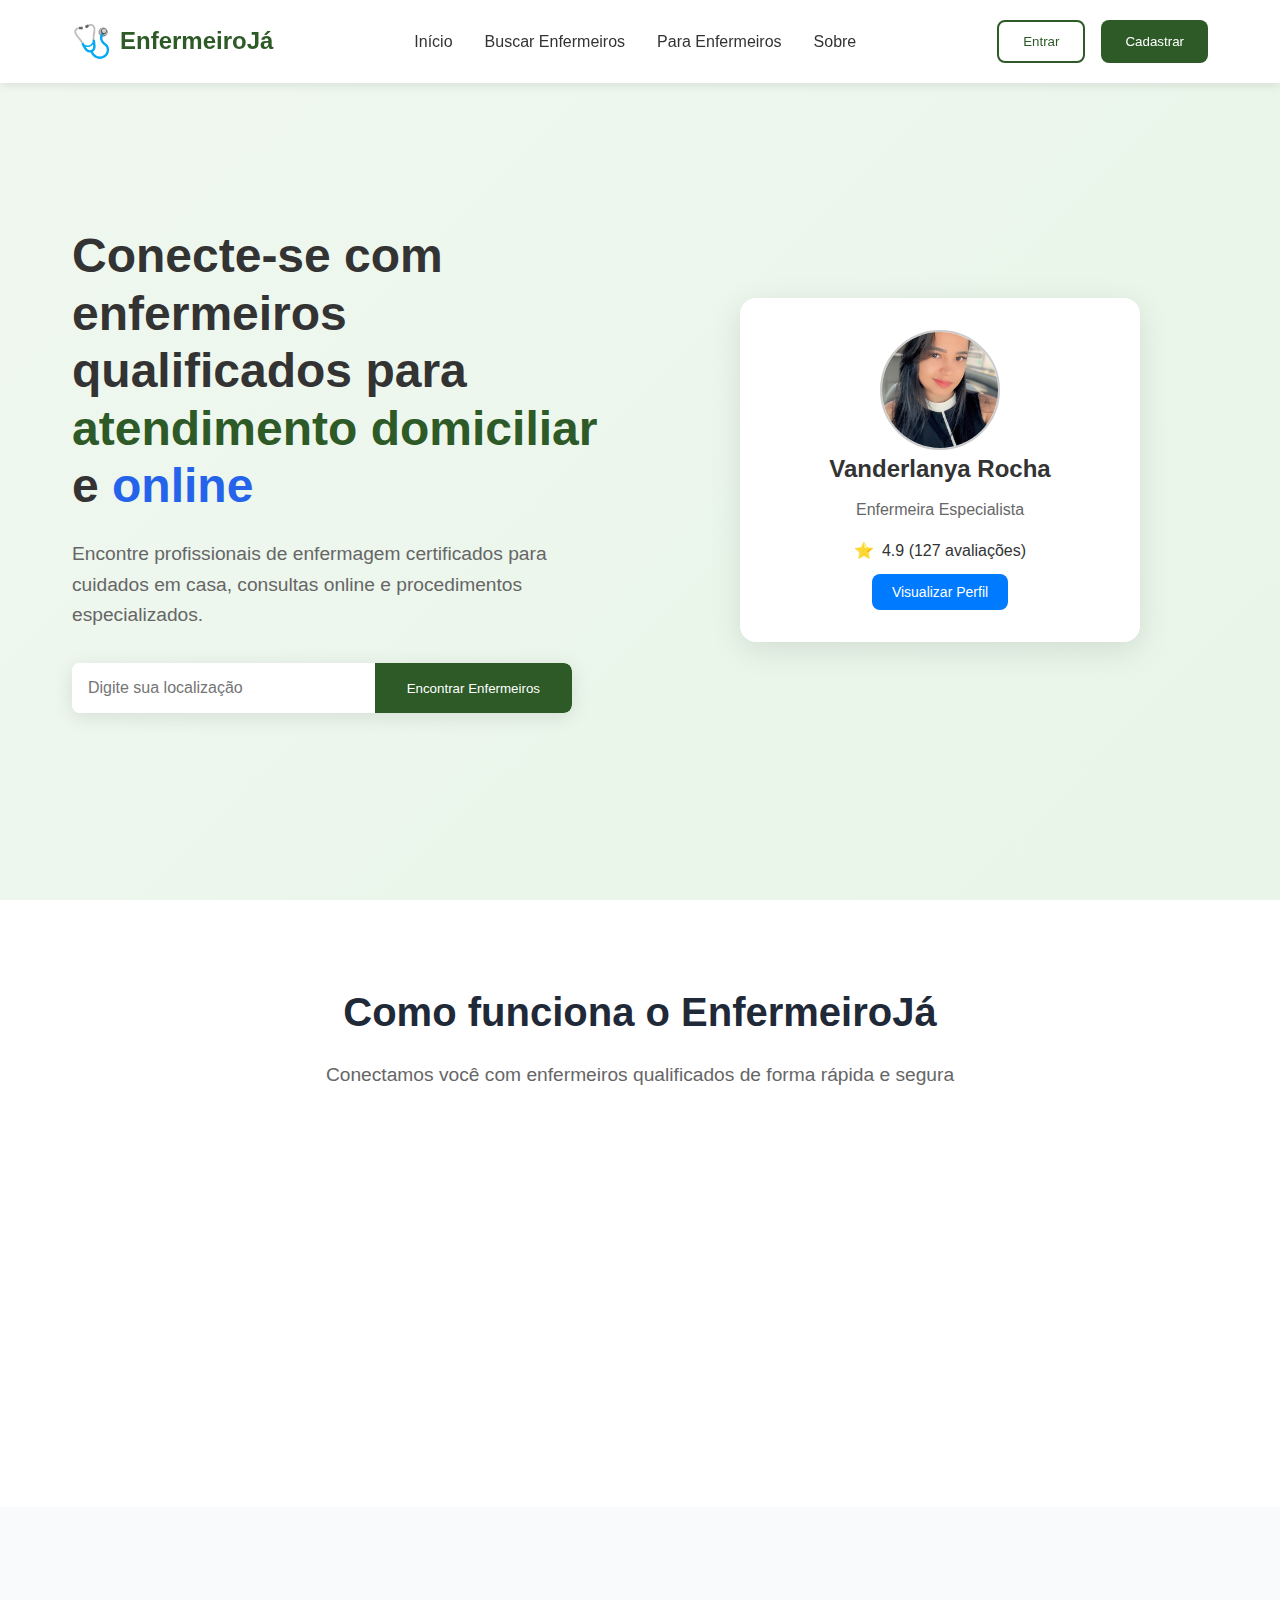
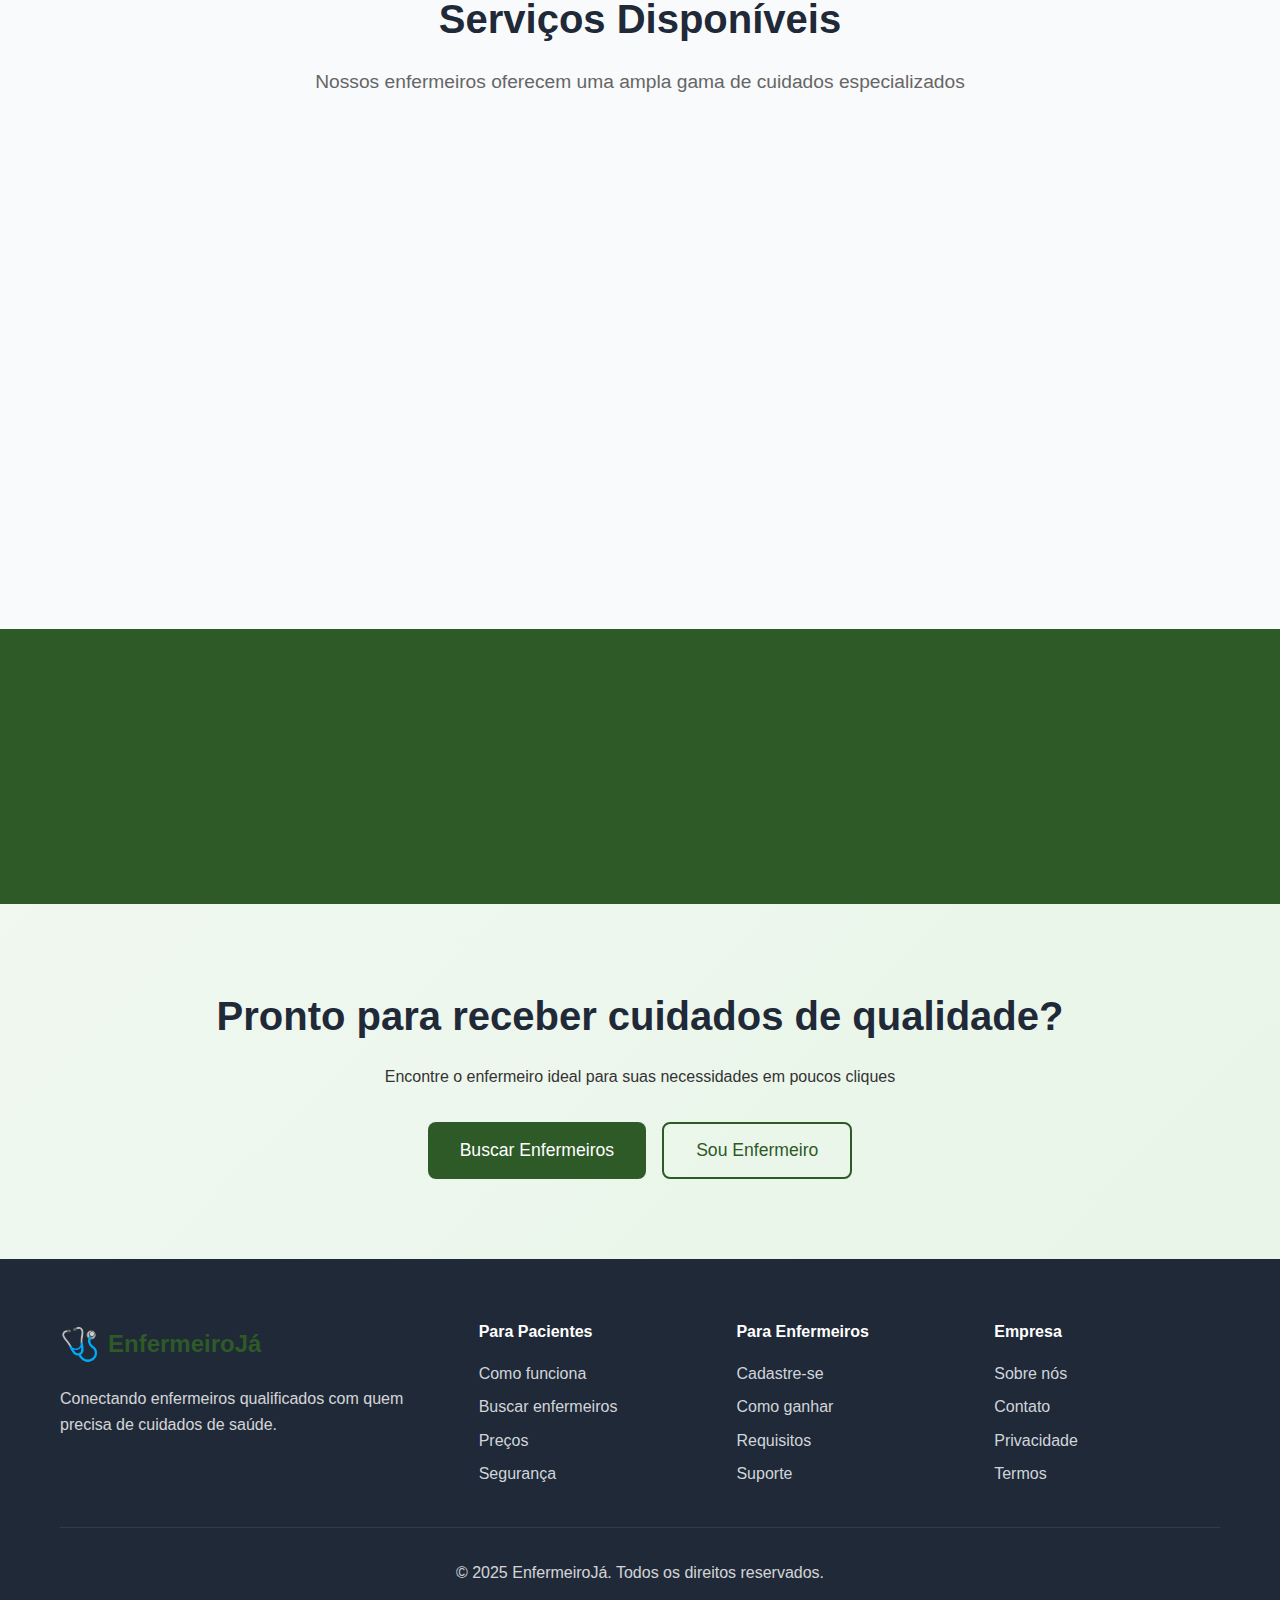
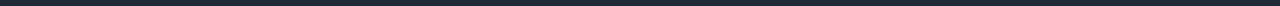
<file: index.html>
<!DOCTYPE html>
<html lang="pt-BR">
<head>
    <meta charset="UTF-8">
    <meta name="viewport" content="width=device-width, initial-scale=1.0">
    <title>EnfermeiroJá - Conectando Enfermeiros e Pacientes</title>
    <link rel="stylesheet" href="styles.css">
</head>
<script>
  document.addEventListener('DOMContentLoaded', function () {
    document.body.classList.add('fade-in');
  });
</script>

<body>
    <!-- Header -->
    <header class="header">
        <nav class="navbar">
            <div class="nav-brand">
                <div class="logo">
                    <span class="logo-icon">🩺</span>
                    <span class="logo-text">EnfermeiroJá</span>
                </div>
            </div>
            <div class="nav-menu">
                <a href="#inicio" class="nav-link">Início</a>
                <a href="enfermeiros.html" class="nav-link">Buscar Enfermeiros</a>
                <a href="#enfermeiros" class="nav-link">Para Enfermeiros</a>
                <a href="#sobre" class="nav-link">Sobre</a>
            </div>
            <div class="nav-buttons">
                <button class="btn btn-outline">Entrar</button>
                <button class="btn btn-primary">Cadastrar</button>
            </div>
        </nav>
    </header>

    <!-- Hero Section -->
    <section id="inicio" class="hero">
        <div class="hero-content">
            <div class="hero-text">
                <h1>Conecte-se com enfermeiros qualificados para <span class="highlight-green">atendimento domiciliar</span> e <span class="highlight-blue">online</span></h1>
                <p>Encontre profissionais de enfermagem certificados para cuidados em casa, consultas online e procedimentos especializados.</p>
                
                <div class="search-box">
                    <input type="text" placeholder="Digite sua localização" class="search-input">
                    <button class="btn btn-search">Encontrar Enfermeiros</button>
                </div>
            </div>
            <div class="hero-image">
    <div class="nurse-card">
        <div class="nurse-photo">
            <img src="Fotos/van.png" alt="Foto da Enfermeira Vanderlanya Rocha">
        </div>
        <h3>Vanderlanya Rocha</h3>
        <p>Enfermeira Especialista</p>
        <div class="rating">
            <span class="star">⭐</span>
            <span>4.9 (127 avaliações)</span>
        </div>
        <button class="profile-button">Visualizar Perfil</button>
    </div>
    
</div>

        </div>
    </section>

    <!-- Como Funciona -->
    <section class="how-it-works">
        <div class="container">
            <h2>Como funciona o EnfermeiroJá</h2>
            <p class="section-subtitle">Conectamos você com enfermeiros qualificados de forma rápida e segura</p>
            
            <div class="features-grid">
                <div class="feature-card">
                    <div class="feature-icon">🏠</div>
                    <h3>Visitas Domiciliares</h3>
                    <p>Enfermeiros vão até sua casa para realizar procedimentos e cuidados necessários</p>
                </div>
                <div class="feature-card">
                    <div class="feature-icon">📹</div>
                    <h3>Consultas Online</h3>
                    <p>Orientações e acompanhamento através de videochamadas seguras</p>
                </div>
                <div class="feature-card">
                    <div class="feature-icon">🕐</div>
                    <h3>Suporte 24h</h3>
                    <p>Atendimento disponível todos os dias, incluindo finais de semana e feriados</p>
                </div>
            </div>
        </div>
    </section>

    <!-- Serviços -->
    <section id="servicos" class="services">
        <div class="container">
            <h2>Serviços Disponíveis</h2>
            <p class="section-subtitle">Nossos enfermeiros oferecem uma ampla gama de cuidados especializados</p>
            
            <div class="services-grid">
                <div class="service-card">
                    <div class="service-icon">🩺</div>
                    <h3>Avaliação Geral</h3>
                    <p>Exame físico e sinais vitais</p>
                </div>
                <div class="service-card">
                    <div class="service-icon">💊</div>
                    <h3>Medicamentos</h3>
                    <p>Administração e controle</p>
                </div>
                <div class="service-card">
                    <div class="service-icon">🩹</div>
                    <h3>Curativos</h3>
                    <p>Simples e complexos</p>
                </div>
                <div class="service-card">
                    <div class="service-icon">🛏️</div>
                    <h3>Cuidados Acamados</h3>
                    <p>Higiene e mobilização</p>
                </div>
                <div class="service-card">
                    <div class="service-icon">🧪</div>
                    <h3>Coleta de Exames</h3>
                    <p>Sangue, urina e outros</p>
                </div>
                <div class="service-card">
                    <div class="service-icon">👶</div>
                    <h3>Materno-Infantil</h3>
                    <p>Pré-natal e puericultura</p>
                </div>
                <div class="service-card">
                    <div class="service-icon">🤲</div>
                    <h3>Cuidados Paliativos</h3>
                    <p>Conforto e humanização</p>
                </div>
                <div class="service-card">
                    <div class="service-icon">📋</div>
                    <h3>Documentação</h3>
                    <p>Prontuários e registros</p>
                </div>
            </div>
        </div>
    </section>

    <!-- Estatísticas -->
    <section class="stats">
        <div class="container">
            <div class="stats-grid">
                <div class="stat-item">
                    <h3>500+</h3>
                    <p>Enfermeiros</p>
                </div>
                <div class="stat-item">
                    <h3>10.000+</h3>
                    <p>Pacientes</p>
                </div>
                <div class="stat-item">
                    <h3>4.9</h3>
                    <p>Avaliação</p>
                </div>
                <div class="stat-item">
                    <h3>24/7</h3>
                    <p>Disponível</p>
                </div>
            </div>
        </div>
    </section>

    <!-- CTA Section -->
    <section class="cta">
        <div class="container">
            <h2>Pronto para receber cuidados de qualidade?</h2>
            <p>Encontre o enfermeiro ideal para suas necessidades em poucos cliques</p>
            <div class="cta-buttons">
                <button class="btn btn-primary btn-large">Buscar Enfermeiros</button>
                <button class="btn btn-outline btn-large">Sou Enfermeiro</button>
            </div>
        </div>
    </section>

    <!-- Footer -->
    <footer class="footer">
        <div class="container">
            <div class="footer-content">
                <div class="footer-brand">
                    <div class="logo">
                        <span class="logo-icon">🩺</span>
                        <span class="logo-text">EnfermeiroJá</span>
                    </div>
                    <p>Conectando enfermeiros qualificados com quem precisa de cuidados de saúde.</p>
                </div>
                
                <div class="footer-links">
                    <div class="footer-column">
                        <h4>Para Pacientes</h4>
                        <a href="#como-funciona">Como funciona</a>
                        <a href="#buscar-enfermeiros">Buscar enfermeiros</a>
                        <a href="#precos">Preços</a>
                        <a href="#seguranca">Segurança</a>
                    </div>
                    <div class="footer-column">
                        <h4>Para Enfermeiros</h4>
                        <a href="#cadastre-se">Cadastre-se</a>
                        <a href="#como-ganhar">Como ganhar</a>
                        <a href="#requisitos">Requisitos</a>
                        <a href="#suporte">Suporte</a>
                    </div>
                    <div class="footer-column">
                        <h4>Empresa</h4>
                        <a href="#sobre-nos">Sobre nós</a>
                        <a href="#contato">Contato</a>
                        <a href="#privacidade">Privacidade</a>
                        <a href="#termos">Termos</a>
                    </div>
                </div>
            </div>
            
            <div class="footer-bottom">
                <p>&copy; 2025 EnfermeiroJá. Todos os direitos reservados.</p>
            </div>
        </div>
    </footer>

    <script src="script.js"></script>
</body>
</html>
</file>
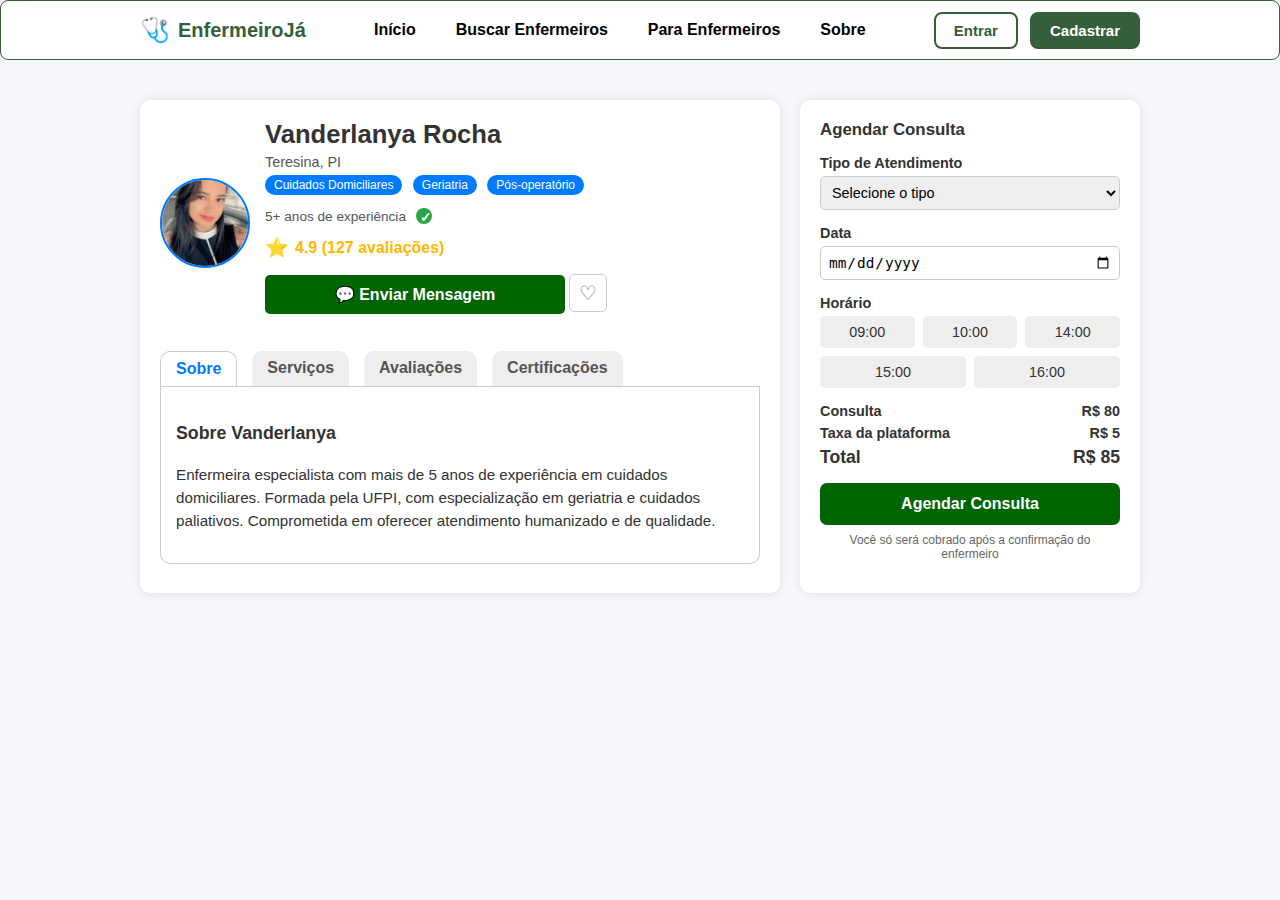
<file: perfil-van.html>
<!DOCTYPE html>
<html lang="pt-BR">

<head>
  <meta charset="UTF-8" />
  <meta name="viewport" content="width=device-width, initial-scale=1" />
  <title>Perfil Vanderlanya Rocha</title>
  <style>
    /* Reset básico */
    * {
      box-sizing: border-box;
    }

    body {
      font-family: Arial, sans-serif;
      background: #f5f7fa;
      margin: 20px;
      color: #333;
    }

    /* HEADER */
    .header {
      background: white;
      position: fixed;
      top: 0;
      left: 0;
      right: 0;
      height: 60px;
      display: flex;
      align-items: center;
      padding: 0 25px;
      z-index: 1000;
      border: 1.5px solid #355E3B; /* Verde escuro do botão */
      border-radius: 8px;
      gap: 50px;
      font-weight: 600;
      font-size: 16px;
      color: #000;
      justify-content: space-between;
    }

    /* Container dentro do header para organizar logo, menu e botões */
    .navbar {
      display: flex;
      align-items: center;
      width: 100%;
      max-width: 1000px;
      margin: 0 auto;
      justify-content: space-between;
      gap: 30px;
    }

    .nav-brand {
      display: flex;
      align-items: center;
      gap: 8px;
      font-weight: 700;
      font-size: 20px;
      color: #355E3B; /* Verde escuro */
      cursor: pointer;
      user-select: none;
    }

    .logo-icon {
      font-size: 24px;
    }

    .nav-menu {
      display: flex;
      gap: 24px;
      flex-grow: 1;
      justify-content: center;
    }

    .nav-link {
      text-decoration: none;
      color: #000;
      font-weight: 600;
      cursor: pointer;
      padding: 6px 8px;
      transition: color 0.3s ease;
      border-radius: 6px;
    }

    .nav-link:hover {
      color: #355E3B;
      background-color: #f0f4f2;
    }

    .nav-buttons {
      display: flex;
      gap: 12px;
    }

    .btn {
      cursor: pointer;
      font-weight: 600;
      font-size: 15px;
      padding: 8px 18px;
      border-radius: 8px;
      transition: background-color 0.3s ease, color 0.3s ease;
      border: 2px solid transparent;
    }

    .btn-outline {
      background: transparent;
      border: 2px solid #355E3B;
      color: #355E3B;
    }

    .btn-outline:hover {
      background: #355E3B;
      color: white;
    }

    .btn-primary {
      background-color: #355E3B;
      color: white;
      border: 2px solid #355E3B;
    }

    .btn-primary:hover {
      background-color: #254425;
      border-color: #254425;
    }

    /* Para compensar o header fixo, adicionamos padding-top ao body */
    body {
      padding-top: 80px;
    }

    /* Container principal */
    .container {
      max-width: 1000px;
      margin: auto;
      display: flex;
      gap: 20px;
    }

    /* Card Perfil Esquerda */
    .profile-left {
      flex: 2;
      background: #fff;
      padding: 20px;
      border-radius: 10px;
      box-shadow: 0 0 10px rgb(0 0 0 / 0.1);
    }

    .profile-header {
      display: flex;
      gap: 15px;
      align-items: center;
    }

    .profile-photo {
      width: 90px;
      height: 90px;
      border-radius: 50%;
      overflow: hidden;
      flex-shrink: 0;
      border: 2px solid #007bff;
    }

    .profile-photo img {
      width: 100%;
      height: 100%;
      object-fit: cover;
    }

    .profile-info {
      flex-grow: 1;
    }

    .profile-info h2 {
      margin: 0 0 5px;
      font-size: 1.6rem;
      font-weight: 700;
    }

    .profile-location {
      font-size: 0.9rem;
      color: #555;
      margin-bottom: 5px;
    }

    .tags {
      margin-bottom: 8px;
    }

    .tag {
      display: inline-block;
      background: #007bff;
      color: white;
      padding: 3px 9px;
      border-radius: 15px;
      font-size: 0.75rem;
      margin-right: 6px;
      margin-bottom: 5px;
    }

    .experience-verified {
      font-size: 0.85rem;
      color: #555;
      display: flex;
      gap: 10px;
      align-items: center;
      margin-bottom: 12px;
    }

    .verified-icon {
      width: 16px;
      height: 16px;
      background: #28a745;
      border-radius: 50%;
      display: inline-block;
      position: relative;
    }

    .verified-icon::after {
      content: '✓';
      color: white;
      font-size: 14px;
      font-weight: bold;
      position: absolute;
      top: 1px;
      left: 4px;
    }

    .rating {
      font-weight: 600;
      color: #ffb700;
      display: flex;
      align-items: center;
      gap: 6px;
      margin-bottom: 15px;
    }

    .rating .star {
      font-size: 1.2rem;
    }

    .btn-message {
      display: inline-flex;
      align-items: center;
      justify-content: center;
      background: #006400;
      color: white;
      border: none;
      border-radius: 5px;
      padding: 10px 15px;
      font-weight: 600;
      cursor: pointer;
      gap: 8px;
      width: 100%;
      max-width: 300px;
      margin-bottom: 12px;
      transition: background-color 0.3s ease;
      text-decoration: none;
    }

    .btn-message:hover {
      background: #004d00;
    }

    .btn-favorite {
      background: none;
      border: 1px solid #ccc;
      border-radius: 5px;
      width: 38px;
      height: 38px;
      cursor: pointer;
      font-size: 20px;
      color: #777;
      transition: color 0.3s ease;
    }

    .btn-favorite:hover {
      color: #e74c3c;
      border-color: #e74c3c;
    }

    /* Tabs */
    .tabs {
      margin-top: 25px;
      border-bottom: 1px solid #ccc;
      display: flex;
      gap: 15px;
    }

    .tab {
      padding: 8px 15px;
      cursor: pointer;
      font-weight: 600;
      border-radius: 10px 10px 0 0;
      background: #eee;
      color: #555;
      user-select: none;
      transition: background-color 0.3s ease;
    }

    .tab.active {
      background: white;
      border: 1px solid #ccc;
      border-bottom: none;
      color: #007bff;
    }

    .tab-content {
      background: white;
      border: 1px solid #ccc;
      border-top: none;
      padding: 15px;
      border-radius: 0 0 10px 10px;
      min-height: 150px;
      font-size: 0.95rem;
      line-height: 1.5;
    }

    /* Right container agendamento */
    .profile-right {
      flex: 1;
      background: white;
      border-radius: 10px;
      box-shadow: 0 0 10px rgb(0 0 0 / 0.1);
      padding: 20px;
      font-size: 0.9rem;
    }

    .profile-right h3 {
      margin-top: 0;
      font-weight: 700;
      margin-bottom: 15px;
      color: #333;
    }

    label {
      display: block;
      margin-bottom: 5px;
      font-weight: 600;
    }

    select,
    input[type="date"] {
      width: 100%;
      padding: 7px;
      margin-bottom: 15px;
      border-radius: 5px;
      border: 1px solid #ccc;
      font-size: 0.9rem;
    }

    /* Calendário custom */
    .calendar {
      display: grid;
      grid-template-columns: repeat(7, 1fr);
      gap: 5px;
      margin-bottom: 15px;
    }

    .calendar div {
      text-align: center;
      padding: 6px 0;
      border-radius: 5px;
      cursor: pointer;
      user-select: none;
      border: 1px solid transparent;
      transition: background-color 0.3s ease;
    }

    .calendar div:hover {
      background-color: #ddd;
    }

    .calendar .selected {
      background-color: #007bff;
      color: white;
      border-color: #007bff;
    }

    /* Horários */
    .time-slots {
      display: flex;
      flex-wrap: wrap;
      gap: 8px;
      margin-bottom: 15px;
    }

    .time-slot {
      padding: 7px 12px;
      border-radius: 5px;
      background-color: #eee;
      cursor: pointer;
      user-select: none;
      border: 1px solid transparent;
      transition: background-color 0.3s ease;
      flex: 1 1 30%;
      text-align: center;
    }

    .time-slot.selected {
      background-color: #007bff;
      color: white;
      border-color: #007bff;
    }

    /* Consulta e taxa */
    .price-info {
      margin-bottom: 15px;
      font-weight: 600;
    }

    .price-info div {
      display: flex;
      justify-content: space-between;
      margin-bottom: 6px;
    }

    .total {
      font-size: 1.1rem;
      font-weight: 700;
    }

    /* Botão agendar */
    .btn-schedule {
      width: 100%;
      background-color: #006400;
      color: white;
      border: none;
      border-radius: 7px;
      padding: 12px;
      font-size: 1rem;
      font-weight: 700;
      cursor: pointer;
      transition: background-color 0.3s ease;
    }

    .btn-schedule:hover {
      background-color: #004d00;
    }

    .small-note {
      font-size: 0.75rem;
      color: #666;
      margin-top: 8px;
      text-align: center;
    }
    .services-list {
  list-style-type: none;
  padding-left: 0;
  font-size: 0.95rem;
  line-height: 1.6;
}

.services-list li {
  margin-bottom: 15px;
  background-color: #f9f9f9;
  padding: 12px 15px;
  border-radius: 8px;
  border-left: 4px solid #007bff;
  box-shadow: 0 1px 3px rgba(0,0,0,0.05);
}
.review {
  padding: 15px;
  background: #f9f9f9;
  border-left: 4px solid #28a745;
  border-radius: 8px;
  margin-bottom: 20px;
  box-shadow: 0 1px 3px rgba(0,0,0,0.05);
}

.review-header {
  display: flex;
  justify-content: space-between;
  margin-bottom: 5px;
  font-size: 0.95rem;
  color: #333;
}

.review-rating {
  color: #ffb700;
  font-size: 1.1rem;
  margin-bottom: 8px;
}

.review-comment {
  font-size: 0.9rem;
  color: #444;
  line-height: 1.5;
}
.certification-list {
  list-style: none;
  padding-left: 0;
  font-size: 0.95rem;
}

.certification-list li {
  background: #f9f9f9;
  padding: 12px 15px;
  margin-bottom: 15px;
  border-left: 4px solid #007bff;
  border-radius: 8px;
  box-shadow: 0 1px 3px rgba(0,0,0,0.05);
}

.cert-source {
  color: #555;
  font-size: 0.85rem;
}

.cert-year {
  color: #888;
  font-size: 0.85rem;
}



  </style>
</head>

<body>
  <header class="header">
    <nav class="navbar">
      <div class="nav-brand">
        <span class="logo-icon">🩺</span>
        <span class="logo-text">EnfermeiroJá</span>
      </div>
      <div class="nav-menu">
        <a href="#inicio" class="nav-link">Início</a>
        <a href="enfermeiros.html" class="nav-link">Buscar Enfermeiros</a>
        <a href="#enfermeiros" class="nav-link">Para Enfermeiros</a>
        <a href="#sobre" class="nav-link">Sobre</a>
      </div>
      <div class="nav-buttons">
        <button class="btn btn-outline">Entrar</button>
        <button class="btn btn-primary">Cadastrar</button>
      </div>
    </nav>
  </header>

  <div class="container">
    <!-- Esquerda - Perfil -->
    <div class="profile-left">
      <div class="profile-header">
        <div class="profile-photo">
          <img src="Fotos/van.png" alt="Foto Vanderlanya Rocha" />
        </div>
        <div class="profile-info">
          <h2>Vanderlanya Rocha</h2>
          <div class="profile-location">Teresina, PI</div>
          <div class="tags">
            <span class="tag">Cuidados Domiciliares</span>
            <span class="tag">Geriatria</span>
            <span class="tag">Pós-operatório</span>
          </div>
          <div class="experience-verified">
            <span>5+ anos de experiência</span>
            <span class="verified-icon" title="Verificado"></span>
          </div>
          <div class="rating">
            <span class="star">⭐</span>
            <span>4.9 (127 avaliações)</span>
          </div>
          <a href="#" class="btn-message">💬 Enviar Mensagem</a>
          <button class="btn-favorite" title="Favoritar">♡</button>
        </div>
      </div>

      <!-- Tabs -->
      <div class="tabs">
        <div class="tab active" data-tab="sobre">Sobre</div>
        <div class="tab" data-tab="servicos">Serviços</div>
        <div class="tab" data-tab="avaliacoes">Avaliações</div>
        <div class="tab" data-tab="certificacoes">Certificações</div>
      </div>

      <div class="tab-content" id="sobre">
        <h3>Sobre Vanderlanya</h3>
        <p>
          Enfermeira especialista com mais de 5 anos de experiência em cuidados domiciliares.
          Formada pela UFPI, com especialização em geriatria e cuidados paliativos.
          Comprometida em oferecer atendimento humanizado e de qualidade.
        </p>
      </div>
      <div class="tab-content" id="servicos" style="display:none;">
  <h3>Serviços Prestados</h3>
  <ul class="services-list">
    <li>
      <strong>Cuidados Domiciliares:</strong>
      Monitoramento contínuo, suporte em atividades diárias e acompanhamento geral da saúde do paciente no conforto do lar.
    </li>
    <li>
      <strong>Assistência no Pós-operatório:</strong>
      Cuidados especializados no período de recuperação, incluindo controle de medicação, curativos e prevenção de complicações.
    </li>
    <li>
      <strong>Atendimento Geriátrico:</strong>
      Atenção integral à saúde de idosos, com foco em conforto, segurança e bem-estar físico e emocional.
    </li>
    <li>
      <strong>Administração de Medicamentos:</strong>
      Aplicação segura e responsável de medicamentos orais, intravenosos ou injetáveis, conforme prescrição médica.
    </li>
  </ul>
</div>

      <div class="tab-content" id="avaliacoes" style="display:none;">
  <h3>Avaliações de Pacientes</h3>

  <div class="review">
    <div class="review-header">
      <strong>Maria Clara</strong>
      <span class="review-date">15/05/2025</span>
    </div>
    <div class="review-rating">⭐⭐⭐⭐⭐</div>
    <p class="review-comment">
      Atendimento excelente! Muito atenciosa e cuidadosa com minha mãe. Recomendo com certeza.
    </p>
  </div>

  <div class="review">
    <div class="review-header">
      <strong>João Pedro</strong>
      <span class="review-date">08/04/2025</span>
    </div>
    <div class="review-rating">⭐⭐⭐⭐⭐</div>
    <p class="review-comment">
      Pontual, profissional e muito dedicada. Explicou todos os procedimentos com clareza.
    </p>
  </div>

  <div class="review">
    <div class="review-header">
      <strong>Ana Luiza</strong>
      <span class="review-date">21/03/2025</span>
    </div>
    <div class="review-rating">⭐⭐⭐⭐</div>
    <p class="review-comment">
      Ótimo atendimento, apenas um pequeno atraso no horário. Mas a qualidade do serviço foi impecável.
    </p>
  </div>
</div>

      <div class="tab-content" id="certificacoes" style="display:none;">
  <h3>Certificações Profissionais</h3>

  <ul class="certification-list">
    <li>
      <strong>Especialização em Geriatria</strong><br />
      <span class="cert-source">Universidade Federal do Piauí (UFPI)</span> — <span class="cert-year">2020</span>
    </li>
    <li>
      <strong>Curso de Cuidados Paliativos</strong><br />
      <span class="cert-source">Hospital Sírio-Libanês</span> — <span class="cert-year">2021</span>
    </li>
    <li>
      <strong>Treinamento em Administração de Medicamentos</strong><br />
      <span class="cert-source">Conselho Regional de Enfermagem - COREn PI</span> — <span class="cert-year">2019</span>
    </li>
  </ul>
</div>

    </div>

    <!-- Direita - Agendamento -->
    <div class="profile-right">
      <h3>Agendar Consulta</h3>
      <label for="tipoAtendimento">Tipo de Atendimento</label>
      <select id="tipoAtendimento" name="tipoAtendimento">
        <option value="" disabled selected>Selecione o tipo</option>
        <option value="domiciliar">Cuidados Domiciliares</option>
        <option value="posOperatorio">Pós-operatório</option>
        <option value="geriatria">Geriatria</option>
      </select>

      <label>Data</label>
      <input type="date" id="dataConsulta" name="dataConsulta" min="" />

      <label>Horário</label>
      <div class="time-slots" id="timeSlots">
        <div class="time-slot">09:00</div>
        <div class="time-slot">10:00</div>
        <div class="time-slot">14:00</div>
        <div class="time-slot">15:00</div>
        <div class="time-slot">16:00</div>
      </div>

      <div class="price-info">
        <div><span>Consulta</span><span>R$ 80</span></div>
        <div><span>Taxa da plataforma</span><span>R$ 5</span></div>
        <div class="total"><span>Total</span><span>R$ 85</span></div>
      </div>

      <button class="btn-schedule">Agendar Consulta</button>
      <p class="small-note">Você só será cobrado após a confirmação do enfermeiro</p>
    </div>
  </div>

  <script>
    // Controle abas
    const tabs = document.querySelectorAll('.tab');
    const tabContents = document.querySelectorAll('.tab-content');

    tabs.forEach(tab => {
      tab.addEventListener('click', () => {
        tabs.forEach(t => t.classList.remove('active'));
        tab.classList.add('active');

        const target = tab.getAttribute('data-tab');
        tabContents.forEach(tc => {
          if (tc.id === target) {
            tc.style.display = 'block';
          } else {
            tc.style.display = 'none';
          }
        });
      });
    });

    // Seleção de horários
    const timeSlots = document.querySelectorAll('.time-slot');
    timeSlots.forEach(slot => {
      slot.addEventListener('click', () => {
        timeSlots.forEach(s => s.classList.remove('selected'));
        slot.classList.add('selected');
      });
    });

    // Setar data mínima do input date para hoje
    const dateInput = document.getElementById('dataConsulta');
    const today = new Date().toISOString().split('T')[0];
    dateInput.min = today;
  </script>
<script src="script.js"></script>
</body>
</html>
</file>
<file: styles.css>
/* Reset e configurações básicas */
* {
    margin: 0;
    padding: 0;
    box-sizing: border-box;
}

body {
    font-family: -apple-system, BlinkMacSystemFont, 'Segoe UI', Roboto, Oxygen, Ubuntu, Cantarell, sans-serif;
    line-height: 1.6;
    color: #333;
    opacity: 0;
    transition: opacity 0.5s ease-in;
}

body.fade-in {
    opacity: 1;
}

.container {
    max-width: 1200px;
    margin: 0 auto;
    padding: 0 20px;
}

/* Header */
.header {
    background: white;
    box-shadow: 0 2px 10px rgba(0,0,0,0.1);
    position: fixed;
    top: 0;
    left: 0;
    right: 0;
    z-index: 1000;
}

.navbar {
    display: flex;
    justify-content: space-between;
    align-items: center;
    padding: 1rem 2rem;
    max-width: 1200px;
    margin: 0 auto;
    flex-wrap: wrap;
}

.logo {
    display: flex;
    align-items: center;
    gap: 8px;
    font-size: 1.5rem;
    font-weight: bold;
    color: #2d5a27;
}

.logo-icon {
    font-size: 2rem;
}

.nav-menu {
    display: flex;
    gap: 2rem;
    flex-wrap: wrap;
}

.nav-link {
    text-decoration: none;
    color: #333;
    font-weight: 500;
    transition: color 0.3s;
}

.nav-link:hover {
    color: #2d5a27;
}

.nav-buttons {
    display: flex;
    gap: 1rem;
    flex-wrap: wrap;
}

/* Buttons */
.btn {
    padding: 0.75rem 1.5rem;
    border: none;
    border-radius: 8px;
    font-weight: 500;
    cursor: pointer;
    transition: all 0.3s;
    text-decoration: none;
    display: inline-block;
    text-align: center;
    white-space: nowrap;
}

.btn-primary {
    background: #2d5a27;
    color: white;
}

.btn-primary:hover {
    background: #1e3d1a;
}

.btn-outline {
    background: transparent;
    color: #2d5a27;
    border: 2px solid #2d5a27;
}

.btn-outline:hover {
    background: #2d5a27;
    color: white;
}

.btn-large {
    padding: 1rem 2rem;
    font-size: 1.1rem;
}

.btn-search {
    background: #2d5a27;
    color: white;
    padding: 1rem 2rem;
    border-radius: 0 8px 8px 0;
    white-space: nowrap;
}

.profile-button {
    margin-top: 10px;
    padding: 10px 20px;
    background-color: #007bff;
    color: white;
    border: none;
    border-radius: 8px;
    cursor: pointer;
    font-size: 14px;
    transition: background-color 0.3s;
}

.profile-button:hover {
    background-color: #0056b3;
}

/* Hero Section */
.hero {
    background: linear-gradient(135deg, #f0f8f0 0%, #e8f5e8 100%);
    padding: 120px 1rem 80px;
    min-height: 100vh;
    display: flex;
    align-items: center;
}

.hero-content {
    max-width: 1200px;
    margin: 0 auto;
    padding: 0 2rem;
    display: grid;
    grid-template-columns: 1fr 1fr;
    gap: 4rem;
    align-items: center;
}

.hero-text h1 {
    font-size: 3rem;
    font-weight: bold;
    margin-bottom: 1.5rem;
    line-height: 1.2;
}

.highlight-green {
    color: #2d5a27;
}

.highlight-blue {
    color: #2563eb;
}

.hero-text p {
    font-size: 1.2rem;
    color: #666;
    margin-bottom: 2rem;
}

.search-box {
    display: flex;
    background: white;
    border-radius: 8px;
    box-shadow: 0 4px 20px rgba(0,0,0,0.1);
    overflow: hidden;
    max-width: 500px;
    width: 100%;
}

.search-input {
    flex: 1;
    padding: 1rem;
    border: none;
    font-size: 1rem;
    outline: none;
}

.nurse-card {
    background: white;
    border-radius: 16px;
    padding: 2rem;
    box-shadow: 0 8px 32px rgba(0,0,0,0.1);
    text-align: center;
    max-width: 400px;
    margin: 0 auto;
}

.nurse-photo {
    width: 120px;
    height: 120px;
    border-radius: 50%;
    overflow: hidden;
    margin: 0 auto; /* Centraliza */
    border: 2px solid #ccc;
}

.nurse-photo img {
    width: 100%;
    height: 100%;
    object-fit: cover;
    display: block;
}

.nurse-card h3 {
    font-size: 1.5rem;
    margin-bottom: 0.5rem;
}

.nurse-card p {
    color: #666;
    margin-bottom: 1rem;
}

.rating {
    display: flex;
    align-items: center;
    justify-content: center;
    gap: 0.5rem;
}

.star {
    color: #fbbf24;
}

/* Sections */
section {
    padding: 80px 0;
}

h2 {
    font-size: 2.5rem;
    text-align: center;
    margin-bottom: 1rem;
    color: #1f2937;
}

.section-subtitle {
    text-align: center;
    font-size: 1.2rem;
    color: #666;
    margin-bottom: 3rem;
}

/* Features Grid */
.features-grid {
    display: grid;
    grid-template-columns: repeat(auto-fit, minmax(300px, 1fr));
    gap: 2rem;
    margin-top: 3rem;
}

.feature-card {
    background: white;
    padding: 2rem;
    border-radius: 16px;
    box-shadow: 0 4px 20px rgba(0,0,0,0.08);
    text-align: center;
    transition: transform 0.3s;
}

.feature-card:hover {
    transform: translateY(-5px);
}

.feature-icon {
    font-size: 3rem;
    margin-bottom: 1rem;
}

.feature-card h3 {
    font-size: 1.5rem;
    margin-bottom: 1rem;
    color: #1f2937;
}

.feature-card p {
    color: #666;
}

/* Services Grid */
.services {
    background: #f9fafb;
}

.services-grid {
    display: grid;
    grid-template-columns: repeat(auto-fit, minmax(250px, 1fr));
    gap: 1.5rem;
    margin-top: 3rem;
}

.service-card {
    background: white;
    padding: 1.5rem;
    border-radius: 12px;
    box-shadow: 0 2px 10px rgba(0,0,0,0.05);
    text-align: center;
    transition: transform 0.3s;
}

.service-card:hover {
    transform: translateY(-3px);
}

.service-icon {
    font-size: 2.5rem;
    margin-bottom: 1rem;
}

.service-card h3 {
    font-size: 1.2rem;
    margin-bottom: 0.5rem;
    color: #1f2937;
}

.service-card p {
    color: #666;
    font-size: 0.9rem;
}

/* Stats Section */
.stats {
    background: #2d5a27;
    color: white;
}

.stats-grid {
    display: grid;
    grid-template-columns: repeat(auto-fit, minmax(200px, 1fr));
    gap: 2rem;
    text-align: center;
}

.stat-item h3 {
    font-size: 3rem;
    font-weight: bold;
    margin-bottom: 0.5rem;
}

.stat-item p {
    font-size: 1.2rem;
    opacity: 0.9;
}

/* CTA Section */
.cta {
    background: linear-gradient(135deg, #f0f8f0 0%, #e8f5e8 100%);
    text-align: center;
}

.cta-buttons {
    display: flex;
    gap: 1rem;
    justify-content: center;
    margin-top: 2rem;
    flex-wrap: wrap;
}

/* Footer */
.footer {
    background: #1f2937;
    color: white;
    padding: 60px 1rem 20px;
}

.footer-content {
    display: grid;
    grid-template-columns: 1fr 2fr;
    gap: 3rem;
    margin-bottom: 2rem;
}

.footer-brand p {
    margin-top: 1rem;
    opacity: 0.8;
}

.footer-links {
    display: grid;
    grid-template-columns: repeat(3, 1fr);
    gap: 2rem;
}

.footer-column h4 {
    margin-bottom: 1rem;
    color: white;
}

.footer-column a {
    display: block;
    color: #d1d5db;
    text-decoration: none;
    margin-bottom: 0.5rem;
    transition: color 0.3s;
}

.footer-column a:hover {
    color: white;
}

.footer-bottom {
    border-top: 1px solid #374151;
    padding-top: 2rem;
    text-align: center;
    opacity: 0.8;
}

/* Sidebar - Filtros */
.sidebar {
    background: white;
    border-radius: 8px;
    box-shadow: 0 2px 10px rgb(0 0 0 / 0.1);
    padding: 20px;
    width: 280px;
    height: fit-content;
    position: sticky;
    top: 20px;
}

/* Animations */
.animated-element {
    opacity: 0;
    transform: translateY(20px);
    transition: opacity 0.6s ease, transform 0.6s ease;
}

.animated-element.in-view {
    opacity: 1;
    transform: translateY(0);
}

/* ======= RESPONSIVE ======= */

/* Telas até 1024px (tablets e laptops menores) */
@media (max-width: 1024px) {
    .hero-content {
        grid-template-columns: 1fr;
        text-align: center;
        gap: 2rem;
        padding: 0 1rem;
    }

    .navbar {
        padding: 1rem;
    }

    .nav-menu {
        gap: 1rem;
        justify-content: center;
    }

    .nav-buttons {
        flex-wrap: wrap;
        justify-content: center;
    }

    .btn-search {
        border-radius: 8px;
    }

    .search-box {
        max-width: 100%;
    }

    .sidebar {
        width: 100%;
        position: relative;
        top: auto;
        margin-bottom: 2rem;
    }

    .footer-content {
        grid-template-columns: 1fr;
        text-align: center;
    }

    .footer-links {
        grid-template-columns: 1fr;
        gap: 1rem;
    }
}

/* Telas até 768px (tablets e celulares maiores) */
@media (max-width: 768px) {
    .navbar {
        flex-direction: column;
        align-items: center;
        gap: 1rem;
    }

    .nav-menu {
        flex-direction: column;
        width: 100%;
        align-items: center;
        gap: 1rem;
    }

    .nav-buttons {
        flex-direction: column;
        width: 100%;
        gap: 0.5rem;
    }

    .hero {
        padding: 100px 1rem 40px;
    }

    .hero-text h1 {
        font-size: 2rem;
    }

    .search-box {
        flex-direction: column;
        width: 100%;
    }

    .btn-search {
        border-radius: 8px;
        width: 100%;
    }

    .cta-buttons {
        flex-direction: column;
        gap: 1rem;
    }

    .stats-grid {
        grid-template-columns: 1fr 1fr;
    }

    .services-grid,
    .features-grid {
        grid-template-columns: 1fr;
    }

    .sidebar {
        width: 100%;
        position: relative;
        top: auto;
        margin-bottom: 2rem;
    }
}

/* Telas até 480px (celulares pequenos) */
@media (max-width: 480px) {
    .hero-text h1 {
        font-size: 1.5rem;
    }

    .hero-text p {
        font-size: 1rem;
    }

    .nurse-photo {
        width: 100px;
        height: 100px;
    }

    .nurse-card {
        padding: 1rem;
        max-width: 100%;
    }

    .btn {
        font-size: 0.9rem;
        padding: 0.5rem 1rem;
        white-space: normal;
    }

    .footer-links {
        gap: 1rem;
    }

    .footer-column a {
        font-size: 0.9rem;
    }

    .feature-icon,
    .service-icon {
        font-size: 2rem;
    }

    h2 {
        font-size: 2rem;
    }

    .search-box {
        flex-direction: column;
        max-width: 100%;
    }

    .search-input {
        border-radius: 8px 8px 0 0;
    }

    .btn-search {
        width: 100%;
        border-radius: 0 0 8px 8px;
    }
}
</file>
